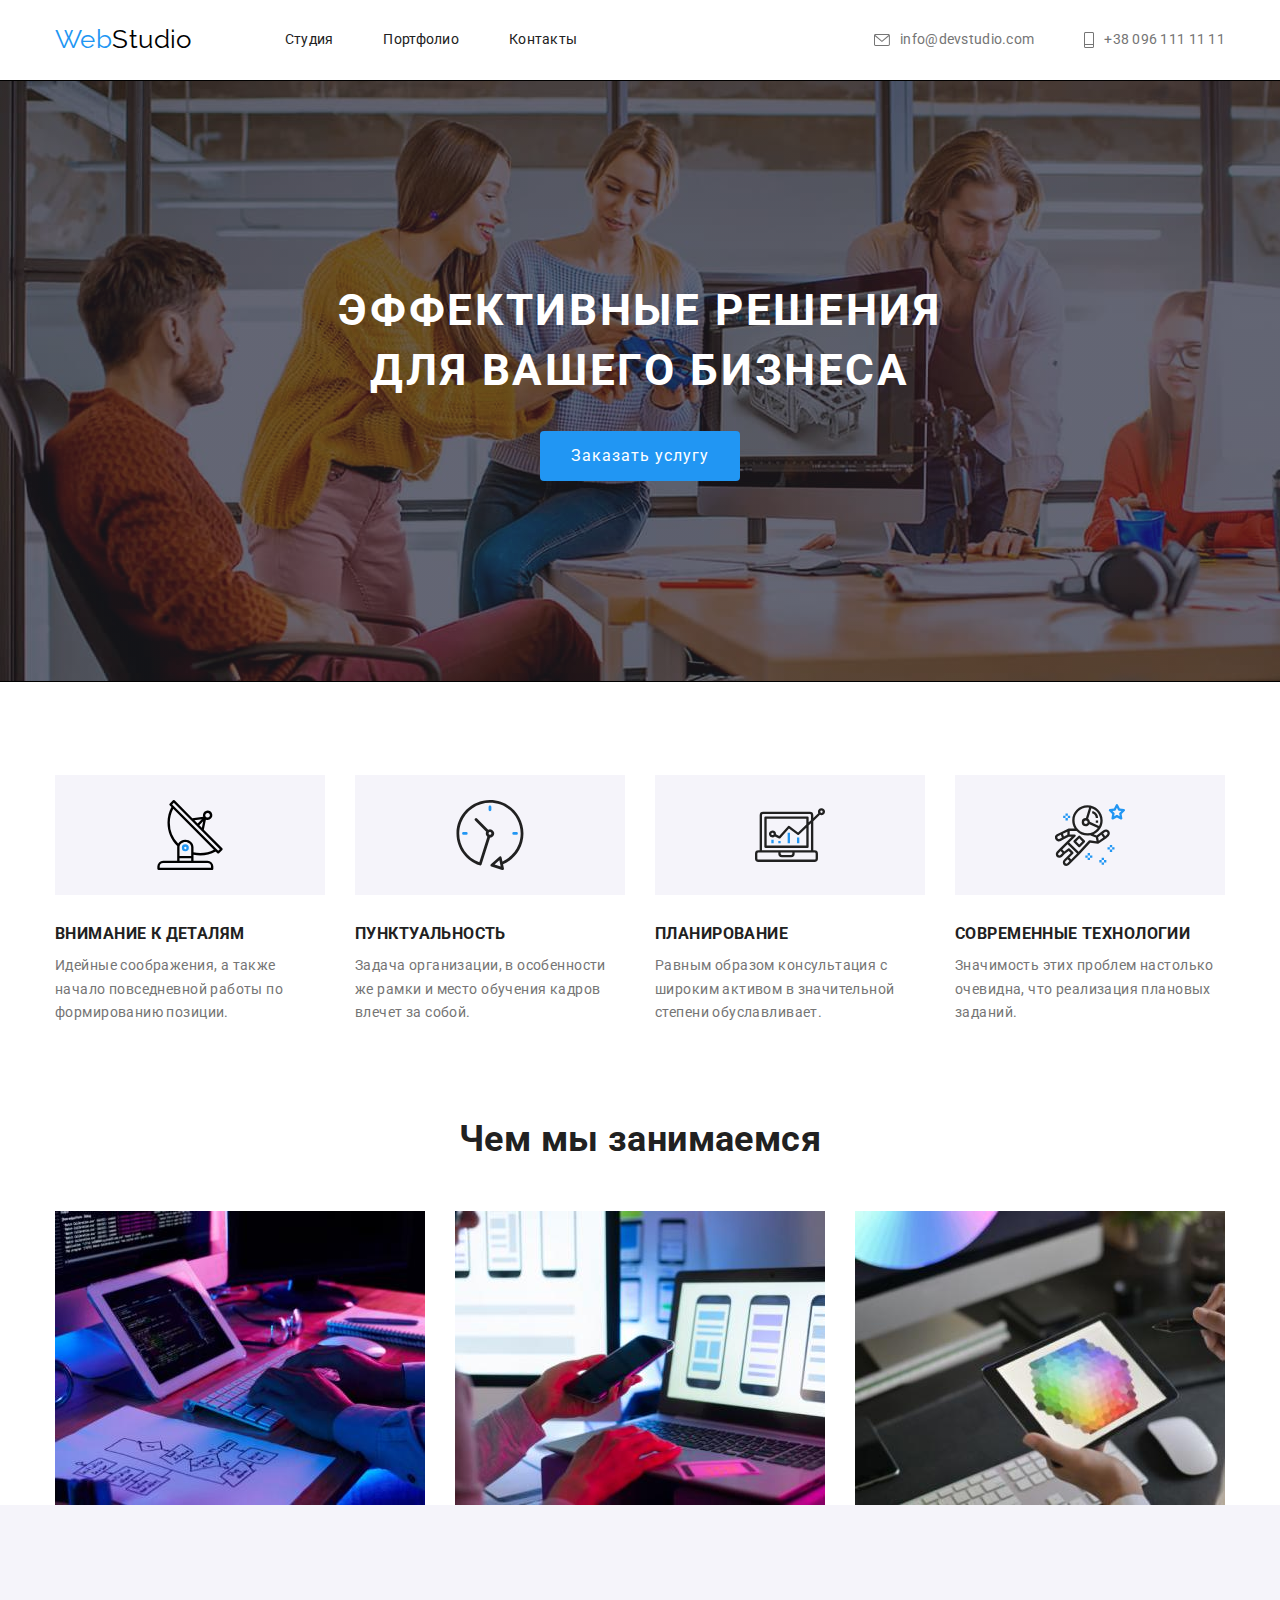
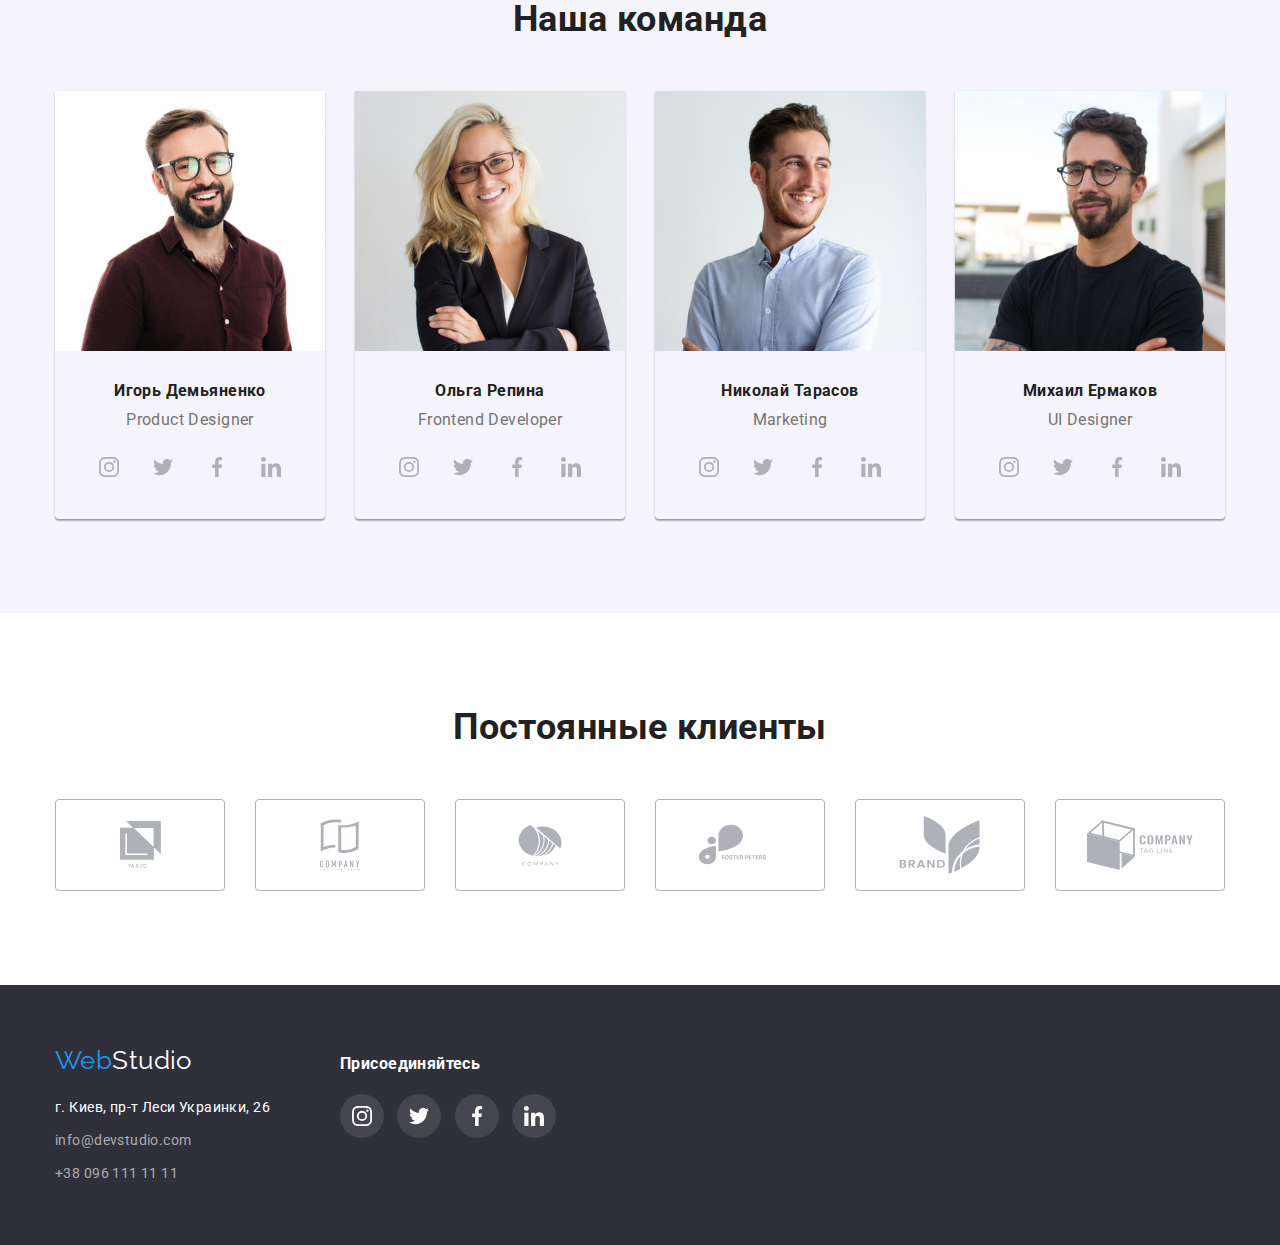
<file: index.html>
<!DOCTYPE html>
<html lang="ru">
  <head>
    <meta charset="UTF-8" />
    <meta http-equiv="X-UA-Compatible" content="IE=edge" />
    <meta name="viewport" content="width=device-width, initial-scale=1.0" />
    <title>Студия</title>
    <link
      rel="stylesheet"
      href="https://cdnjs.cloudflare.com/ajax/libs/modern-normalize/1.1.0/modern-normalize.min.css"
    />
    <link rel="stylesheet" href="./css/styles.css" />
    <link rel="preconnect" href="https://fonts.googleapis.com" />
    <link rel="preconnect" href="https://fonts.gstatic.com" crossorigin />
    <link
      href="https://fonts.googleapis.com/css2?family=Raleway:wght@700&family=Roboto:wght@400;500;700;900&display=swap"
      rel="stylesheet"
    />
  </head>
  <body>
    <header class="style">
      <div class="container">
        <nav class="container-nav">
          <a class="link logo-header" href="WebStudio"
            >Web<span class="first-logo">Studio</span></a
          >
          <ul class="list first-nav-items">
            <li class="item-nav">
              <a class="link menu-link" href="">Студия</a>
            </li>
            <li class="item-nav">
              <a class="link menu-link" href="./portfolio.html">Портфолио</a>
            </li>
            <li class="item-nav">
              <a class="link menu-link" href="">Контакты</a>
            </li>
          </ul>

          <ul class="second-nav-items list">
            <li class="item-adress">
              <a
                class="link header-adress-link"
                href="mailto:info@devstudio.com"
                ><svg class="nav-envelope" width="16" height="12">
                  <use href="./images/icons.svg#icon-envelope"></use>
                </svg>
                info@devstudio.com
              </a>
            </li>
            <li class="item-adress">
              <a class="link header-adress-link" href="tel:+380961111111">
                <svg class="nav-vector" width="10" height="16">
                  <use href="./images/icons.svg#icon-Vector"></use>
                </svg>
                +38 096 111 11 11
              </a>
            </li>
          </ul>
        </nav>
      </div>
    </header>

    <main>
      <section class="main-title">
        <div class="container container-hero">
          <h1 class="hero">
            Эффективные решения <br />
            для вашего бизнеса
          </h1>

          <button class="main-btn-studio" type="button">Заказать услугу</button>
        </div>
      </section>

      <section class="section">
        <div class="container">
          <h2 class="title-studio visually-hidden">Наши особенности</h2>
          <ul class="main-features list">
            <li class="item-features">
              <div class="icon">
                <svg width="70" height="70">
                  <use href="./images/icons.svg#icon-antenna-1"></use>
                </svg>
              </div>
              <h3 class="about-studio-title">Внимание к деталям</h3>
              <p class="text-studio-title">
                Идейные соображения, а также начало повседневной работы по
                формированию позиции.
              </p>
            </li>

            <li class="item-features">
              <div class="icon">
                <svg width="70" height="70">
                  <use href="./images/icons.svg#icon-clock-1"></use>
                </svg>
              </div>
              <h3 class="about-studio-title">Пунктуальность</h3>
              <p class="text-studio-title">
                Задача организации, в особенности же рамки и место обучения
                кадров влечет за собой.
              </p>
            </li>

            <li class="item-features">
              <div class="icon">
                <svg width="70" height="70">
                  <use href="./images/icons.svg#icon-diagram-1"></use>
                </svg>
              </div>
              <h3 class="about-studio-title">Планирование</h3>
              <p class="text-studio-title">
                Равным образом консультация с широким активом в значительной
                степени обуславливает.
              </p>
            </li>

            <li class="item-features">
              <div class="icon">
                <svg width="70" height="70">
                  <use href="./images/icons.svg#icon-astronaut-1"></use>
                </svg>
              </div>
              <h3 class="about-studio-title">Современные технологии</h3>
              <p class="text-studio-title">
                Значимость этих проблем настолько очевидна, что реализация
                плановых заданий.
              </p>
            </li>
          </ul>
        </div>
      </section>

      <section class="section container-work">
        <div class="container">
          <h2 class="title-studio">Чем мы занимаемся</h2>
          <ul class="about-work list">
            <li class="item-work">
              <img
                src="./images/about-work/img1.jpg"
                alt="печатает на клавиатуре"
              />
            </li>
            <li class="item-work">
              <img
                src="./images/about-work/img2.jpg"
                alt="синхронизирует телефон с ноутбуком"
              />
            </li>
            <li class="item-work">
              <img
                src="./images/about-work/img3.jpg"
                alt="выбирает из цветовой палитры на планшете"
              />
            </li>
          </ul>
        </div>
      </section>

      <section class="section team-bg">
        <div class="container">
          <h2 class="title-studio">Наша команда</h2>
          <ul class="about-team list">
            <li class="item-team">
              <img src="./images/about-team/Igor.jpg" alt="Игорь Демьяненко" />
              <h3 class="about-studio-team">Игорь Демьяненко</h3>
              <p class="text-studio-team">
                <span lang="eu">Product Designer</span>
              </p>
              <ul class="social-links">
                <li class="social-links-boxes">
                  <a href="" class="social-links-item">
                    <svg width="20" height="20">
                      <use href="./images/icons.svg#icon-instagram-2"></use>
                    </svg>
                  </a>
                </li>
                <li class="social-links-boxes">
                  <a href="" class="social-links-item">
                    <svg width="20" height="20">
                      <use href="./images/icons.svg#icon-twitter-1"></use>
                    </svg>
                  </a>
                </li>
                <li class="social-links-boxes">
                  <a href="" class="social-links-item">
                    <svg width="20" height="20">
                      <use href="./images/icons.svg#icon-facebook-1"></use>
                    </svg>
                  </a>
                </li>
                <li class="social-links-boxes">
                  <a href="" class="social-links-item">
                    <svg width="20" height="20">
                      <use href="./images/icons.svg#icon-linkedin-1"></use>
                    </svg>
                  </a>
                </li>
              </ul>
            </li>
            <li class="item-team">
              <img src="./images/about-team/Olga.jpg" alt="Ольга Репина" />
              <h3 class="about-studio-team">Ольга Репина</h3>
              <p class="text-studio-team">
                <span lang="eu">Frontend Developer</span>
              </p>
              <ul class="social-links">
                <li class="social-links-boxes">
                  <a href="" class="social-links-item">
                    <svg width="20" height="20">
                      <use href="./images/icons.svg#icon-instagram-2"></use>
                    </svg>
                  </a>
                </li>
                <li class="social-links-boxes">
                  <a href="" class="social-links-item">
                    <svg width="20" height="20">
                      <use href="./images/icons.svg#icon-twitter-1"></use>
                    </svg>
                  </a>
                </li>
                <li class="social-links-boxes">
                  <a href="" class="social-links-item">
                    <svg width="20" height="20">
                      <use href="./images/icons.svg#icon-facebook-1"></use>
                    </svg>
                  </a>
                </li>
                <li class="social-links-boxes">
                  <a href="" class="social-links-item">
                    <svg width="20" height="20">
                      <use href="./images/icons.svg#icon-linkedin-1"></use>
                    </svg>
                  </a>
                </li>
              </ul>
            </li>
            <li class="item-team">
              <img src="./images/about-team/Nick.jpg" alt="Николай Тарасов" />
              <h3 class="about-studio-team">Николай Тарасов</h3>
              <p class="text-studio-team"><span lang="eu">Marketing</span></p>
              <ul class="social-links">
                <li class="social-links-boxes">
                  <a href="" class="social-links-item">
                    <svg width="20" height="20">
                      <use href="./images/icons.svg#icon-instagram-2"></use>
                    </svg>
                  </a>
                </li>
                <li class="social-links-boxes">
                  <a href="" class="social-links-item">
                    <svg width="20" height="20">
                      <use href="./images/icons.svg#icon-twitter-1"></use>
                    </svg>
                  </a>
                </li>
                <li class="social-links-boxes">
                  <a href="" class="social-links-item">
                    <svg width="20" height="20">
                      <use href="./images/icons.svg#icon-facebook-1"></use>
                    </svg>
                  </a>
                </li>
                <li class="social-links-boxes">
                  <a href="" class="social-links-item">
                    <svg width="20" height="20">
                      <use href="./images/icons.svg#icon-linkedin-1"></use>
                    </svg>
                  </a>
                </li>
              </ul>
            </li>
            <li class="item-team">
              <img src="./images/about-team/Michal.jpg" alt="Михаил Ермаков" />
              <h3 class="about-studio-team">Михаил Ермаков</h3>
              <p class="text-studio-team"><span lang="eu">UI Designer</span></p>
              <ul class="social-links">
                <li class="social-links-boxes">
                  <a href="" class="social-links-item">
                    <svg width="20" height="20">
                      <use href="./images/icons.svg#icon-instagram-2"></use>
                    </svg>
                  </a>
                </li>
                <li class="social-links-boxes">
                  <a href="" class="social-links-item">
                    <svg width="20" height="20">
                      <use href="./images/icons.svg#icon-twitter-1"></use>
                    </svg>
                  </a>
                </li>
                <li class="social-links-boxes">
                  <a href="" class="social-links-item">
                    <svg width="20" height="20">
                      <use href="./images/icons.svg#icon-facebook-1"></use>
                    </svg>
                  </a>
                </li>
                <li class="social-links-boxes">
                  <a href="" class="social-links-item">
                    <svg width="20" height="20">
                      <use href="./images/icons.svg#icon-linkedin-1"></use>
                    </svg>
                  </a>
                </li>
              </ul>
            </li>
          </ul>
        </div>
      </section>
      <section class="section">
        <div class="container">
          <h2 class="title-studio">Постоянные клиенты</h2>
          <ul class="clients-links">
            <li class="clients-links-var">
              <div class="clients-links-boxes">
                <a href="" class="client-links-item">
                  <svg width="41" height="47">
                    <use href="./images/icons.svg#icon-ya-co"></use>
                  </svg>
                </a>
              </div>
            </li>
            <li class="clients-links-var">
              <div class="clients-links-boxes">
                <a href="" class="client-links-item">
                  <svg width="40" height="52">
                    <use href="./images/icons.svg#icon-tagline"></use>
                  </svg>
                </a>
              </div>
            </li>
            <li class="clients-links-var">
              <div class="clients-links-boxes">
                <a href="" class="client-links-item">
                  <svg width="44" height="42">
                    <use href="./images/icons.svg#icon-company1"></use>
                  </svg>
                </a>
              </div>
            </li>
            <li class="clients-links-var">
              <div class="clients-links-boxes">
                <a href="" class="client-links-item">
                  <svg width="85" height="41">
                    <use href="./images/icons.svg#icon-foster-peters"></use>
                  </svg>
                </a>
              </div>
            </li>
            <li class="clients-links-var">
              <div class="clients-links-boxes">
                <a href="" class="client-links-item">
                  <svg width="106" height="60">
                    <use href="./images/icons.svg#icon-brand"></use>
                  </svg>
                </a>
              </div>
            </li>
            <li class="clients-links-var">
              <div class="clients-links-boxes">
                <a href="" class="client-links-item">
                  <svg width="106" height="60">
                    <use href="./images/icons.svg#icon-company"></use>
                  </svg>
                </a>
              </div>
            </li>
          </ul>
        </div>
      </section>
    </main>
    <footer class="footer">
      <div class="container">
        <div class="footer-title">
          <div>
            <a class="link logo-footer" href="WebStudio"
              >Web<span class="second-logo">Studio</span></a
            >
            <address>
              <ul class="contacts list">
                <li class="item">
                  <a
                    class="link maps-link"
                    href="https://goo.gl/maps/ozJ8xRn2hbG9mrgs6"
                    target="_blank"
                    rel="noreferrer noopener"
                  >
                    г. Киев, пр-т Леси Украинки, 26
                  </a>
                </li>
                <li class="item">
                  <a
                    class="link footer-adress-link"
                    href="mailto:info@devstudio.com"
                    >info@devstudio.com</a
                  >
                </li>
                <li class="item">
                  <a class="link footer-adress-link" href="tel:+380961111111"
                    >+38 096 111 11 11</a
                  >
                </li>
              </ul>
            </address>
          </div>
          <div class="social-footer-list ">
            <h3 class="footer-social-title">Присоединяйтесь</h3>
            <ul class="social-links-footer">
              <li class="social-links-boxes">
                <a href="" class="social-links-item-footer">
                  <svg width="20" height="20">
                    <use href="./images/icons.svg#icon-instagram-2"></use>
                  </svg>
                </a>
              </li>
              <li class="social-links-boxes">
                <a href="" class="social-links-item-footer">
                  <svg width="20" height="20">
                    <use href="./images/icons.svg#icon-twitter-1"></use>
                  </svg>
                </a>
              </li>
              <li class="social-links-boxes">
                <a href="" class="social-links-item-footer">
                  <svg width="20" height="20">
                    <use href="./images/icons.svg#icon-facebook-1"></use>
                  </svg>
                </a>
              </li>
              <li class="social-links-boxes">
                <a href="" class="social-links-item-footer">
                  <svg width="20" height="20">
                    <use href="./images/icons.svg#icon-linkedin-1"></use>
                  </svg>
                </a>
              </li>
            </ul>
          </div>
        </div>
      </div>
    </footer>
  </body>
</html>
</file>
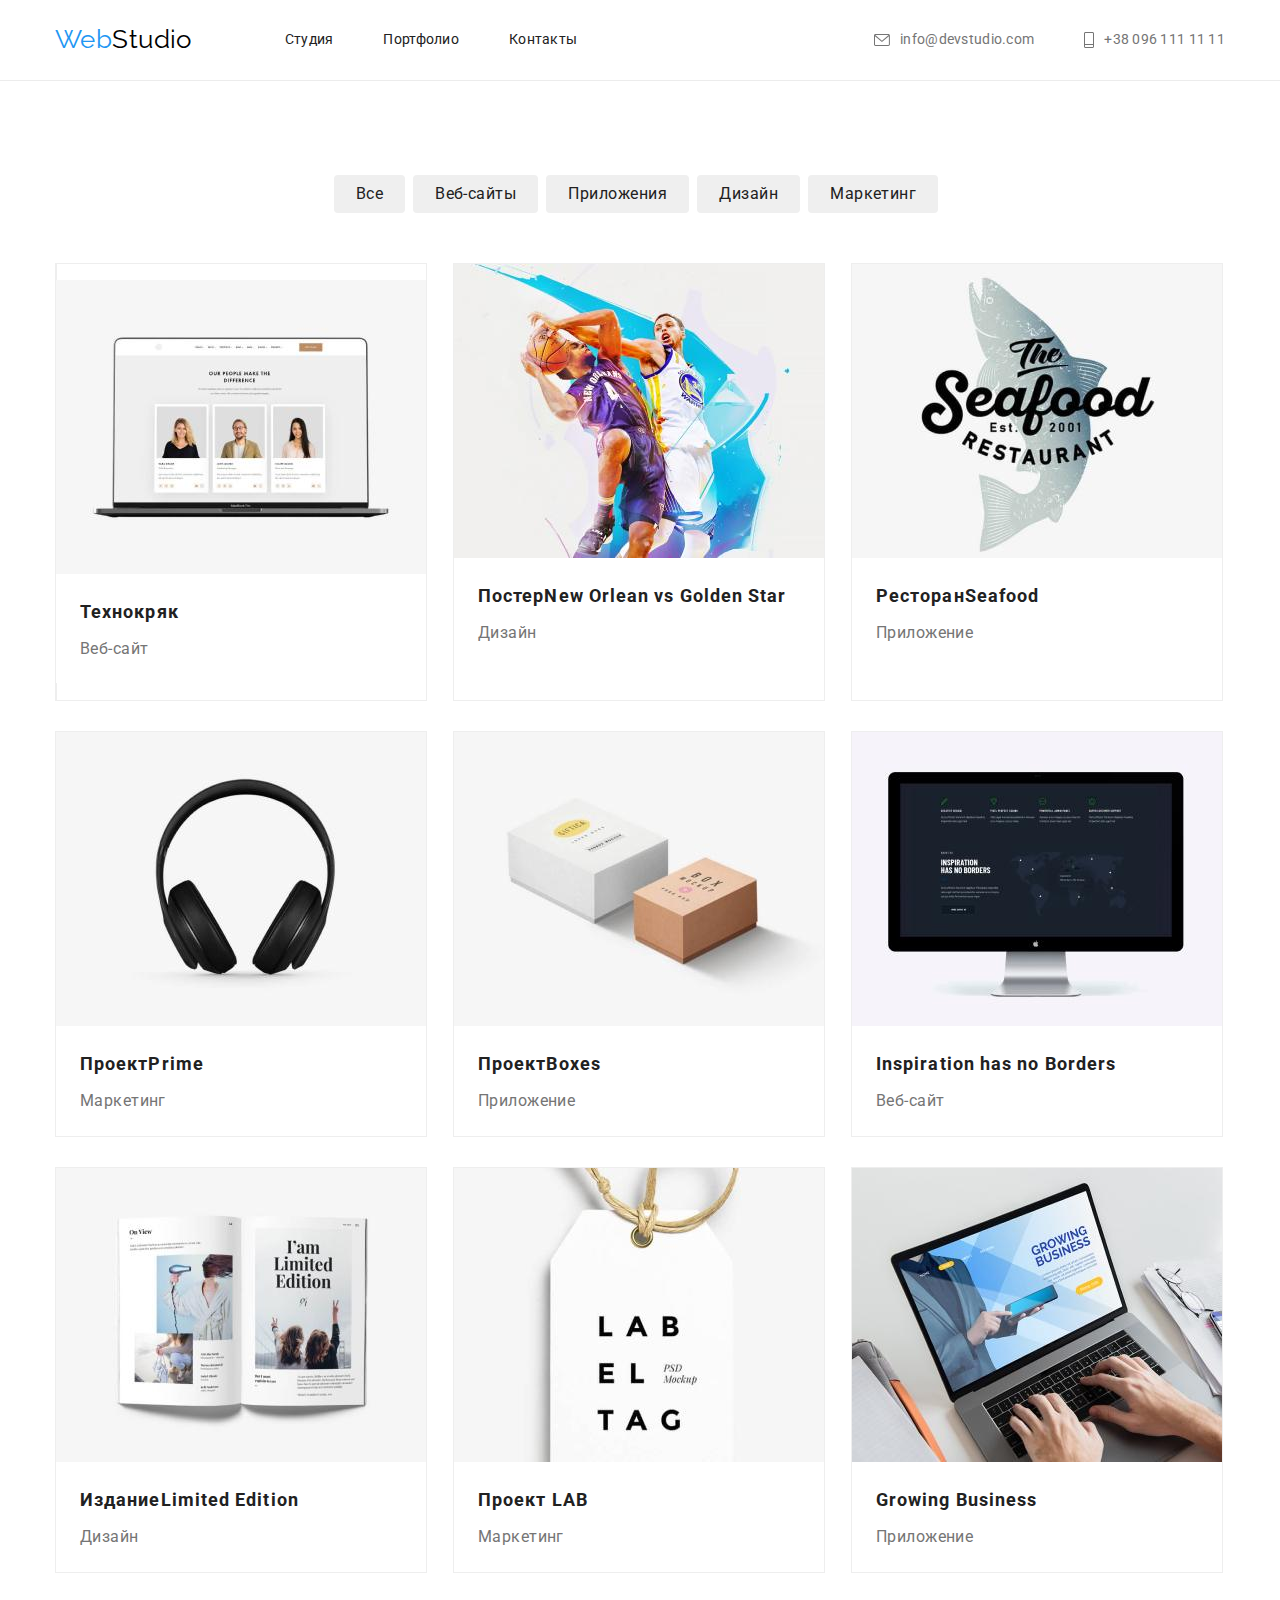
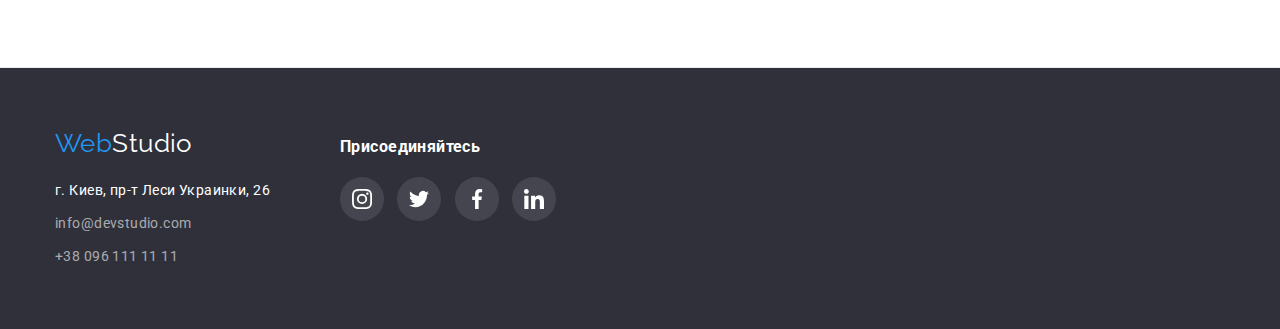
<file: portfolio.html>
<!DOCTYPE html>
<html lang="ru">
  <head>
    <meta charset="UTF-8" />
    <meta http-equiv="X-UA-Compatible" content="IE=edge" />
    <meta name="viewport" content="width=device-width, initial-scale=1.0" />
    <title>Портфолио</title>
    <link
      rel="stylesheet"
      href="https://cdnjs.cloudflare.com/ajax/libs/modern-normalize/1.1.0/modern-normalize.min.css"
    />
    <link rel="stylesheet" href="./css/styles.css" />
    <link rel="preconnect" href="https://fonts.googleapis.com" />
    <link rel="preconnect" href="https://fonts.gstatic.com" crossorigin />
    <link
      href="https://fonts.googleapis.com/css2?family=Raleway:wght@700&family=Roboto:wght@400;500;700;900&display=swap"
      rel="stylesheet"
    />
  </head>
  <body>
    <header class="style">
      <div class="container">
        <nav class="container-nav">
          <a class="link logo-header" href="WebStudio"
            >Web<span class="first-logo">Studio</span></a
          >
          <ul class="list first-nav-items">
            <li class="item-nav">
              <a class="link menu-link" href="./index.html">Студия</a>
            </li>
            <li class="item-nav">
              <a class="link menu-link" href="">Портфолио</a>
            </li>
            <li class="item-nav">
              <a class="link menu-link" href="">Контакты</a>
            </li>
          </ul>

          <ul class="second-nav-items list">
            <li class="item-adress">
              <a
                class="link header-adress-link"
                href="mailto:info@devstudio.com"
                ><svg class="nav-envelope" width="16" height="12">
                  <use href="./images/icons.svg#icon-envelope"></use>
                </svg>
                info@devstudio.com
              </a>
            </li>
            <li class="item-adress">
              <a class="link header-adress-link" href="tel:+380961111111">
                <svg class="nav-vector" width="10" height="16">
                  <use href="./images/icons.svg#icon-Vector"></use>
                </svg>
                +38 096 111 11 11
              </a>
            </li>
          </ul>
        </nav>
      </div>
    </header>
    <main>
      <section class="section btn-style">
        <div class="container">
          <h1 hidden>Портфолио</h1>
          <ul class="list btn-filter-list">
            <li class="items-btn">
              <button class="btn-filter-items" type="button">Все</button>
            </li>
            <li class="items-btn">
              <button class="btn-filter-items" type="button">Веб-сайты</button>
            </li>
            <li class="items-btn">
              <button class="btn-filter-items" type="button">Приложения</button>
            </li>
            <li class="items-btn">
              <button class="btn-filter-items" type="button">Дизайн</button>
            </li>
            <li class="items-btn">
              <button class="btn-filter-items" type="button">Маркетинг</button>
            </li>
          </ul>
          <ul class="list projects">
            <li class="projects-items">
              <a class="link link-box" href="">
                <img src="./images/about-filter/techno.jpg" alt="techno" />
                <h2 class="title-portfolio">Технокряк</h2>
                <p class="text-portfolio">Веб-сайт</p>
              </a>
            </li>
            <li class="projects-items">
              <a class="link" href="">
                <img
                  src="./images/about-filter/new-orlean-vs-golden-star.jpg"
                  alt="new-orlean-vs-golden-star"
                />
                <h2 class="title-portfolio">
                  Постер<span lang="eu">New Orlean vs Golden Star</span>
                </h2>
                <p class="text-portfolio">Дизайн</p>
              </a>
            </li>
            <li class="projects-items">
              <a class="link" href="">
                <img src="./images/about-filter/seafood.jpg" alt="seafood" />
                <h2 class="title-portfolio">
                  Ресторан<span lang="eu">Seafood</span>
                </h2>
                <p class="text-portfolio">Приложение</p>
              </a>
            </li>
            <li class="projects-items">
              <a class="link" href="">
                <img src="./images/about-filter/Prime.jpg" alt="Prime" />
                <h2 class="title-portfolio">
                  Проект<span lang="eu">Prime</span>
                </h2>
                <p class="text-portfolio">Маркетинг</p>
              </a>
            </li>
            <li class="projects-items">
              <a class="link" href="">
                <img src="./images/about-filter/Boxes.jpg" alt="Boxes" />
                <h2 class="title-portfolio">
                  Проект<span lang="eu">Boxes</span>
                </h2>
                <p class="text-portfolio">Приложение</p>
              </a>
            </li>
            <li class="projects-items">
              <a class="link" href="">
                <img
                  src="./images/about-filter/inspiration-has-no-borders.jpg"
                  alt="inspiration-has-no-borders"
                />
                <h2 class="title-portfolio">
                  <span lang="eu">Inspiration has no Borders</span>
                </h2>
                <p class="text-portfolio">Веб-сайт</p>
              </a>
            </li>
            <li class="projects-items">
              <a class="link" href="">
                <img
                  src="./images/about-filter/limited-edition.jpg"
                  alt="limited-edition"
                />
                <h2 class="title-portfolio">
                  Издание<span lang="eu">Limited Edition</span>
                </h2>
                <p class="text-portfolio">Дизайн</p>
              </a>
            </li>
            <li class="projects-items">
              <a class="link" href="">
                <img src="./images/about-filter/lab.jpg" alt="lab" />
                <h2 class="title-portfolio">
                  Проект <span lang="eu">LAB</span>
                </h2>
                <p class="text-portfolio">Маркетинг</p>
              </a>
            </li>
            <li class="projects-items">
              <a class="link" href="">
                <img
                  src="./images/about-filter/growing-business.jpg"
                  alt="growing-business"
                />
                <h2 class="title-portfolio">
                  <span lang="eu">Growing Business</span>
                </h2>
                <p class="text-portfolio">Приложение</p>
              </a>
            </li>
          </ul>
        </div>
      </section>
    </main>
    <footer class="footer">
      <div class="container">
        <div class="footer-title">
          <div>
            <a class="link logo-footer" href="WebStudio"
              >Web<span class="second-logo">Studio</span></a
            >
            <address>
              <ul class="contacts list">
                <li class="item">
                  <a
                    class="link maps-link"
                    href="https://goo.gl/maps/ozJ8xRn2hbG9mrgs6"
                    target="_blank"
                    rel="noreferrer noopener"
                  >
                    г. Киев, пр-т Леси Украинки, 26
                  </a>
                </li>
                <li class="item">
                  <a
                    class="link footer-adress-link"
                    href="mailto:info@devstudio.com"
                    >info@devstudio.com</a
                  >
                </li>
                <li class="item">
                  <a class="link footer-adress-link" href="tel:+380961111111"
                    >+38 096 111 11 11</a
                  >
                </li>
              </ul>
            </address>
          </div>
          <div class="social-footer-list ">
            <h3 class="footer-social-title">Присоединяйтесь</h3>
            <ul class="social-links-footer">
              <li class="social-links-boxes">
                <a href="" class="social-links-item-footer">
                  <svg width="20" height="20">
                    <use href="./images/icons.svg#icon-instagram-2"></use>
                  </svg>
                </a>
              </li>
              <li class="social-links-boxes">
                <a href="" class="social-links-item-footer">
                  <svg width="20" height="20">
                    <use href="./images/icons.svg#icon-twitter-1"></use>
                  </svg>
                </a>
              </li>
              <li class="social-links-boxes">
                <a href="" class="social-links-item-footer">
                  <svg width="20" height="20">
                    <use href="./images/icons.svg#icon-facebook-1"></use>
                  </svg>
                </a>
              </li>
              <li class="social-links-boxes">
                <a href="" class="social-links-item-footer">
                  <svg width="20" height="20">
                    <use href="./images/icons.svg#icon-linkedin-1"></use>
                  </svg>
                </a>
              </li>
            </ul>
          </div>
        </div>
      </div>
    </footer>
  </body>
</html>
</file>
<file: css/styles.css>
:root {
  --accent-color: #2196f3;
  --primary-text-color: #212121;
  --secondary-text-color: #757575;
  --header-accent-color: #000000;
  --dark-side-color: #ffffff;
  --primary-color: #e5e5e5;
}

P,
h1,
h2,
h3,
h4,
h5,
h6 {
  margin: 0;
}

ul {
  margin: 0;
  padding: 0;
  list-style: none;
}

a {
  text-decoration: none;
}

button {
  cursor: pointer;
}

body {
  font-family: Roboto, sans-serif;
  font-size: 14px;
  letter-spacing: 0.03em;
  color: var(--primary-text-color);
  background-color: var(--dark-side-color);
}
.list {
  list-style: none;
}
.link {
  text-decoration: none;
  color: var(--accent-color);
}

.container {
  width: 1200px;
  margin-left: auto;
  margin-right: auto;
  padding-left: 15px;
  padding-right: 15px;
}
.style {
  border-bottom: 1px solid #ececec;
}
.section {
  padding: 94px 0;
}

img {
  display: block;
  max-width: 100%;
  height: auto;
}

/* Header */

.container-nav {
  align-items: center;
  display: flex;
  justify-content: space-around;
}

.first-nav-items {
  margin-left: 93px;
}

.first-nav-items,
.second-nav-items {
  display: inline-flex;
}
.second-nav-items {
  margin-left: auto;
}

.first-nav-items .item-nav,
.second-nav-items .item-adress {
  margin-right: 50px;
}

.first-nav-items .item-nav:last-child,
.second-nav-items .item-adress:last-child {
  margin-right: 0px;
}
.item-adress {
  display: inline-flex;
  align-items: center;
}

.menu-link {
  line-height: 1.14;
  letter-spacing: 0.02em;
  color: var(--primary-text-color);
}

.nav-envelope {
  margin-right: 10px;
  fill: currentColor;
  justify-content: center;
}

.nav-envelope:hover,
.nav-envelope:focus {
  fill: var(--accent-color);
}

.nav-vector:hover,
.nav-vector:focus {
  fill: var(--accent-color);
}

.nav-vector {
  margin-right: 10px;
  fill: currentColor;
  justify-content: center;
}

.header-adress-link {
  display: inline-flex;
  align-items: center;
  line-height: 1.14;
  letter-spacing: 0.02em;
  color: var(--secondary-text-color);
}

.header-adress-link:hover {
  font-size: 14px;
  line-height: 1.14;
  letter-spacing: 0.02em;
  color: var(--accent-color);
}

.logo-header {
  padding-top: 24px;
  padding-bottom: 25px;
  padding-left: 40;
  padding-right: auto;

  font-family: Raleway;
  font-size: 26px;
  line-height: 1.19;
  color: var(--accent-color);
}

.first-logo {
  font-family: Raleway;
  font-size: 26px;
  line-height: 1.19;
  color: var(--header-accent-color);
}

.menu-link:hover {
  color: var(--accent-color);
}

/* Studio body */

.main-title {
  max-width: 1600px;
  height: 600px;
  margin-left: auto;
  margin-right: auto;
  outline: 1px solid black;

  background-image: linear-gradient(
      to right,
      rgba(47, 48, 58, 0.4),
      rgba(47, 48, 58, 0.4)
    ),
    url("../images/Img-hero.jpg");

  padding: 200px 0;
}

.visually-hidden {
  position: absolute;
  white-space: nowrap;
  width: 1px;
  height: 1px;
  overflow: hidden;
  border: 0;
  padding: 0;
  clip: rect(0 0 0 0);
  clip-path: inset(50%);
  margin: -1px;
}

.hero {
  margin-top: 0;
  margin-bottom: 30px;
  font-weight: 696px;
  font-size: 44px;
  line-height: 1.36;
  letter-spacing: 0.06em;
  text-transform: uppercase;
  color: var(--dark-side-color);
}
.container-hero {
  text-align: center;
}
.main-btn-studio {
  border-radius: 4px;
  border: none;

  width: 200px;
  height: 50px;
  left: 700px;
  top: 430px;

  font-size: 16px;
  line-height: 1.87;
  letter-spacing: 0.06em;
  color: var(--dark-side-color);
  background: var(--accent-color);
}

.container-work {
  padding-top: 0;
  padding-bottom: 0;
}
.title-studio {
  margin-bottom: 50px;

  font-size: 36px;
  line-height: 1.16;
  text-align: center;
  color: var(--primary-text-color);
}

/* .main-features {
  display: flex;
  align-content: center;
} */
.text-studio-title {
  line-height: 1.71;
  color: var(--secondary-text-color);
  text-align: start;
}

.team-bg {
  background-color: #f5f4fa;
}
.main-features,
.about-work,
.about-team {
  display: flex;
  justify-content: space-between;
}

.main-features .item-features,
.about-work .item-work,
.about-team .item-team {
  margin-right: 30px;
}
.main-features .item-features:last-child,
.about-work .item-work:last-child,
.about-team .item-team:last-child {
  margin-right: 0;
}
/* .item-features::before {
  content: "";
  display: block;
  height: 120px;
  background-size: 70px 70px;
  background-repeat: no-repeat;
  background-position: center;
  background-color: #f5f4fa;
  border-radius: 4px;
  margin-bottom: 30px;
} */

.icon {
  display: flex;
  width: 270px;
  height: 120px;
  justify-content: center;
  align-items: center;
  background: #F5F4FA;
  margin-bottom: 30px;
}

.item-team {
  box-shadow: 0px 1px 3px rgba(0, 0, 0, 0.12), 0px 1px 1px rgba(0, 0, 0, 0.14),
    0px 2px 1px rgba(0, 0, 0, 0.2);
  border-radius: 0px 0px 4px 4px;
}

.text-studio-team {
  font-size: 16px;
  line-height: 1.19;
  text-align: center;
  color: var(--secondary-text-color);
  margin-bottom: 16px;
}
.about-studio-title {
  margin-bottom: 10px;
  line-height: 1.14;
  text-transform: uppercase;
  color: var(--primary-text-color);
}
.about-studio-team {
  font-size: 16px;
  line-height: 1.19;
  text-align: center;
  color: var(--primary-text-color);
  margin-top: 30px;
  margin-bottom: 10px;
}
.social-links-boxes {
  display: inline-flex;
  width: 44px;
  height: 44px;
  margin-right: 10px;
}
.social-links-boxes:last-child {
  margin-right: 0;
}
.social-links {
  display: flex;
  justify-content: center;
  margin-bottom: 30px;
}
.social-links-item {
  display: flex;
  width: 100%;
  height: 100%;
  align-items: center;
  justify-content: center;
  border-radius: 50%;
  fill: #afb1b8;
}

.social-links-item:hover,
.social-links-item:focus {
  fill: var(--dark-side-color);
  background-color: var(--accent-color);
}

/* -------clients--------- */

/* .clients-links-boxes {
  display: flex;
 
  
} */
.clients-links {
  display: flex;
  align-items: center;
  justify-content: center; 
}
.client-links-item {
  display: flex;
  align-items: center;
  justify-content: center; 
  fill: #afb1b8;
  width: 168px;
  height: 90px;
  
}
.clients-links-var:focus,
.clients-links-var:hover {
  border: 1px solid var(--accent-color);
  
}
.client-links-item:hover,
.client-links-item:focus {
  fill: var(--accent-color);

}
.clients-links-var {
  display: flex;
  margin-right: 30px;
  border: 1px solid #AFB1B8;
  border-radius: 4px;
}
.clients-links-var:last-child {
  margin-right: 0;
}


/*----------------- Portfolio body----------*/
.btn-filter-list {
  display: flex;
  justify-content: center;
  margin-bottom: 50px;
}
.btn-filter-list .items-btn {
  margin-right: 8px;
}
.btn-filter-list .items:last-child {
  margin-right: 0;
}
.btn-filter-items {
  letter-spacing: 0.03em;
  font-size: 16px;
  line-height: 1.63;
  text-align: center;
  color: var(--primary-text-color);
  border-radius: 4px;
  border: none;
  padding: 6px 22px;
}

.projects {
  display: flex;
  /* flex-direction: row; */
  flex-wrap: wrap;
}

.btn-style {
  border-bottom: 1px solid #ececec;
}

.projects-items {
  margin-right: 26px;
  margin-bottom: 30px;
  box-sizing: border-box;
  border: 1px solid #eeeeee;
}
.projects-items:nth-child(3n) {
  margin-right: 0;
}
.projects-items:nth-last-child(-n + 3) {
  margin-bottom: 0;
}

.projects-items:hover {
  box-shadow: 0px 1px 1px rgba(0, 0, 0, 0.12), 0px 4px 4px rgba(0, 0, 0, 0.06),
    1px 4px 6px rgba(0, 0, 0, 0.16);
}

.title-portfolio {
  font-size: 18px;
  line-height: 2;
  letter-spacing: 0.06em;
  color: var(--primary-text-color);
  padding-top: 20px;
  padding-left: 24px;
  padding-right: 24px;
  margin-bottom: 4px;
}

.text-portfolio {
  font-size: 16px;
  line-height: 1.87;
  color: var(--secondary-text-color);
  padding-left: 24px;
  padding-right: 24px;
  margin-bottom: 20px;
}
.link-box {
  border: 1px solid #eeeeee;
}
.items-btn {
  font-size: 16px;
  line-height: 1.62;
  letter-spacing: 0.03em;
  color: var(--primary-text-color);
}

.btn-filter-items:hover,
.btn-filter-items:focus {
  color: var(--dark-side-color);
  background: var(--accent-color);
  filter: drop-shadow(0px 4px 4px rgba(0, 0, 0, 0.25));
}

/* Footer */

.second-logo {
  font-size: 26px;
  line-height: 1.19;
  color: var(--dark-side-color);
}
.logo-footer {
  font-family: Raleway;
  font-size: 26px;
  line-height: 1.19;
  color: var(--accent-color);
  align-items: center;
  text-decoration: none;
}
.contacts {
  padding-top: 20px;
}

.contacts .item {
  padding-bottom: 9px;
}
.contacts .item:last-child {
  padding-bottom: 0;
}
.maps-link {
  font-family: Roboto;
  font-style: normal;
  font-weight: normal;
  line-height: 1.71;
  color: var(--dark-side-color);
}
.maps-link:hover {
  color: var(--accent-color);
}
.footer-adress-link {
  font-family: Roboto;
  font-style: normal;
  font-weight: normal;
  line-height: 1.71;
  color: rgba(255, 255, 255, 0.6);
}
.footer-adress-link:hover {
  color: var(--accent-color);
}
.footer {
  background-color: #2f303a;
  margin-left: auto;
  margin-right: auto;
  padding-top: 60px;
  padding-bottom: 60px;
}

.footer-title {
  display: flex;
  color: var(--dark-side-color);
  align-items: baseline;
}

.social-footer-list {
  margin-left: 70px;
  align-items: baseline;
}

.social-links-footer {
  margin-top: 20px;
}
.footer-social-title {
  display: flex;
  color: var(--dark-side-color);
}

.social-links-item-footer {
  display: flex;
  width: 100%;
  height: 100%;
  align-items: center;
  justify-content: center;
  border-radius: 50%;
  fill: var(--dark-side-color);
  background: rgba(255, 255, 255, 0.1);
}

.social-links-item-footer:hover,
.social-links-item-footer:focus {
  fill: var(--dark-side-color);
  background-color: var(--accent-color);
}
</file>
